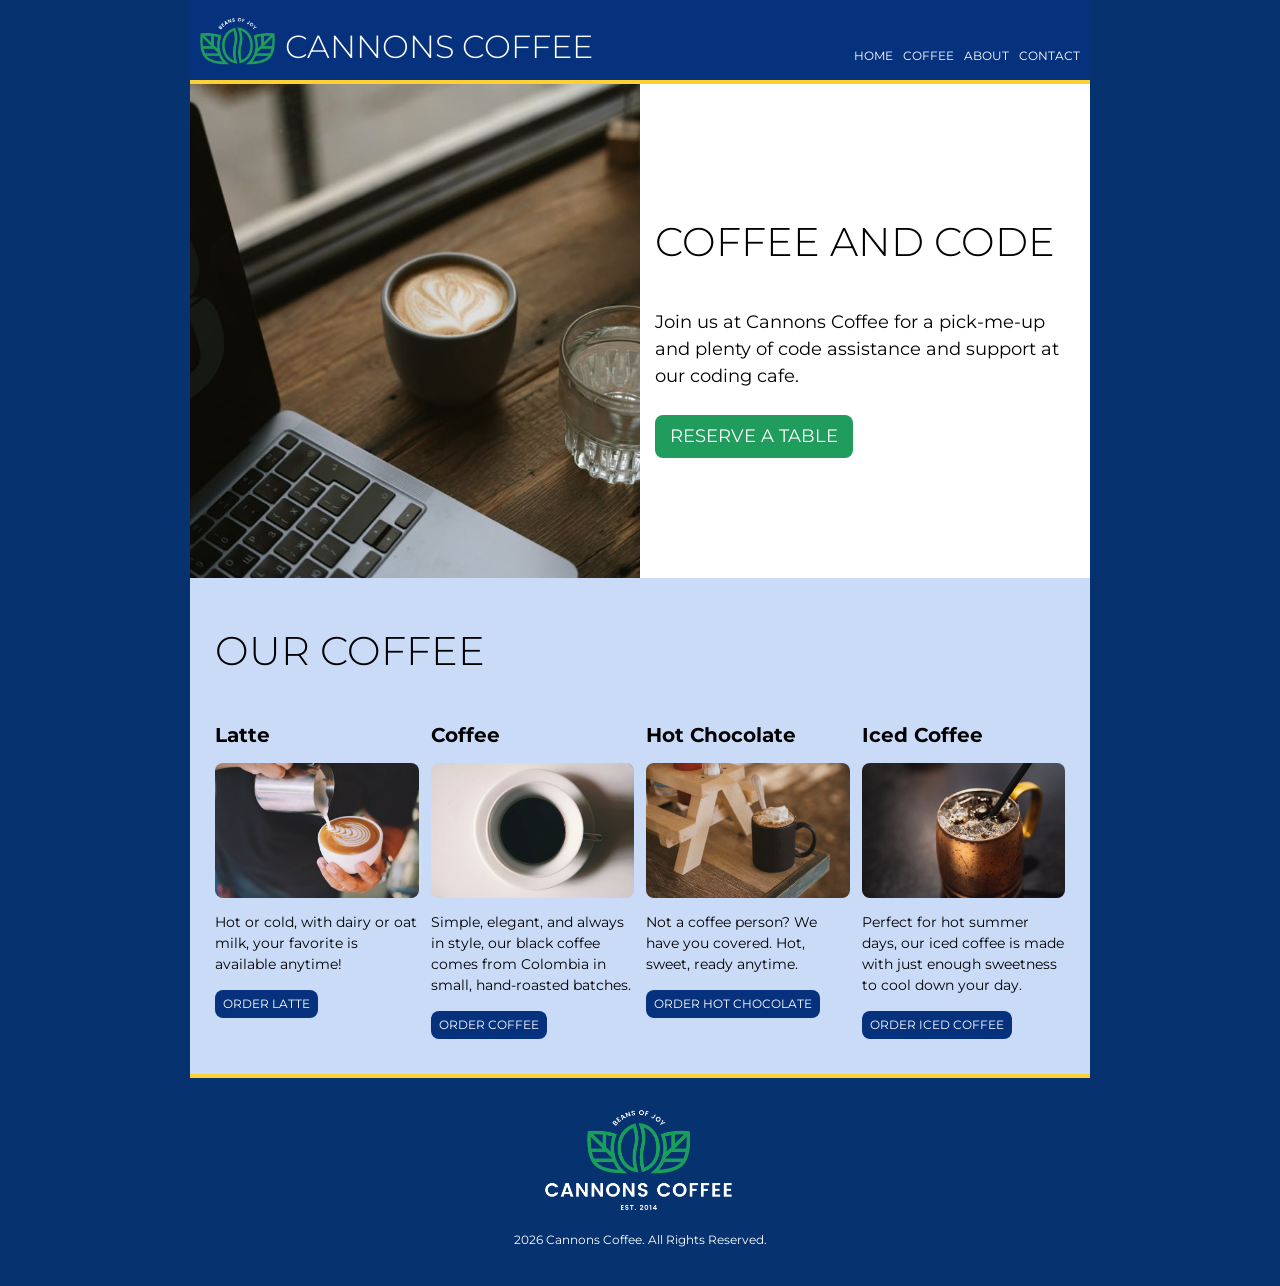
<file: index.html>
<!DOCTYPE html>
<html lang="en">

<head>
    <meta charset="UTF-8">
    <meta name="viewport" content="width=device-width, initial-scale=1.0">
    <title> Coffee </title>
    <link rel="stylesheet" href="css/styles.css">
</head>

<body>
    <div class="container">

        <header>
            <img src="images/logonav.png" alt="Cannons Coffee Logo, Beans of Joy" />
            <h1> CANNONS COFFEE </h1>
            <nav>
                <a href="index.html"> Home </a>
                <a href="latte.html"> Coffee </a>
                <a href="https://www.starbucks.com/" target="_blank"> About </a>
                <a href="mailto:jc.8161984@gmail.com"> Contact </a>
            </nav>
        </header>

        <main>

            <section class="opening">
                <img src="images/coffee-computer.jpg" alt="Laptop with a cup of coffee and a glass of water" />
                <div class="opening-text">
                    <h2> Coffee and Code </h2>
                    <p> Join us at Cannons Coffee for a pick-me-up and plenty of code assistance and support at our coding cafe. </p>
                    <a class="button" href="https://www.dunkindonuts.com/" target="_blank" rel="noopener noreferrer"> Reserve a table </a>
                </div>
            </section>

            <section class="ourcoffee">
                <h2>Our Coffee</h2>

                <div class="coffee-items">

                    <div class="coffee-item">
                        <h3> Latte </h3>
                        <img src="images/late.jpg" alt="Latte in a cup" />
                        <p> Hot or cold, with dairy or oat milk, your favorite is available anytime! </p>
                        <a class="button1" href="https://www.starbucks.com/" target="_blank" rel="noopener noreferrer"> Order Latte </a>
                    </div>

                    <div class="coffee-item">
                        <h3> Coffee </h3>
                        <img src="images/coffee.jpg" alt="Coffee in a cup" />
                        <p> Simple, elegant, and always in style, our black coffee comes from Colombia in small, hand-roasted batches. </p>
                        <a class="button1" href="https://www.dunkindonuts.com/" target="_blank" rel="noopener noreferrer"> Order Coffee </a>
                    </div>

                    <div class="coffee-item">
                        <h3> Hot Chocolate </h3>
                        <img src="images/hotcho.jpg" alt="Hot Chocolate in a cup with whipped cream" />
                        <p> Not a coffee person? We have you covered. Hot, sweet, ready anytime. </p>
                        <a class="button1" href="https://www.dutchbros.com/" target="_blank" rel="noopener noreferrer"> Order Hot Chocolate </a>
                    </div>

                    <div class="coffee-item">
                        <h3> Iced Coffee </h3>
                        <img src="images/ice.jpg" alt="Iced coffee in a mug with a straw" />
                        <p> Perfect for hot summer days, our iced coffee is made with just enough sweetness to cool down your day. </p>
                        <a class="button1" href="https://7brew.com/" target="_blank" rel="noopener noreferrer"> Order Iced Coffee </a>
                    </div>

                </div>
            </section>
        </main>

        <footer>
            <img src="images/logofooter.png" alt="Cannons Coffee, Beans of Joy! Est. 2014" />
            <p> 2026 Cannons Coffee. All Rights Reserved. </p>
        </footer>

    </div>
</body>

</html>
</file>
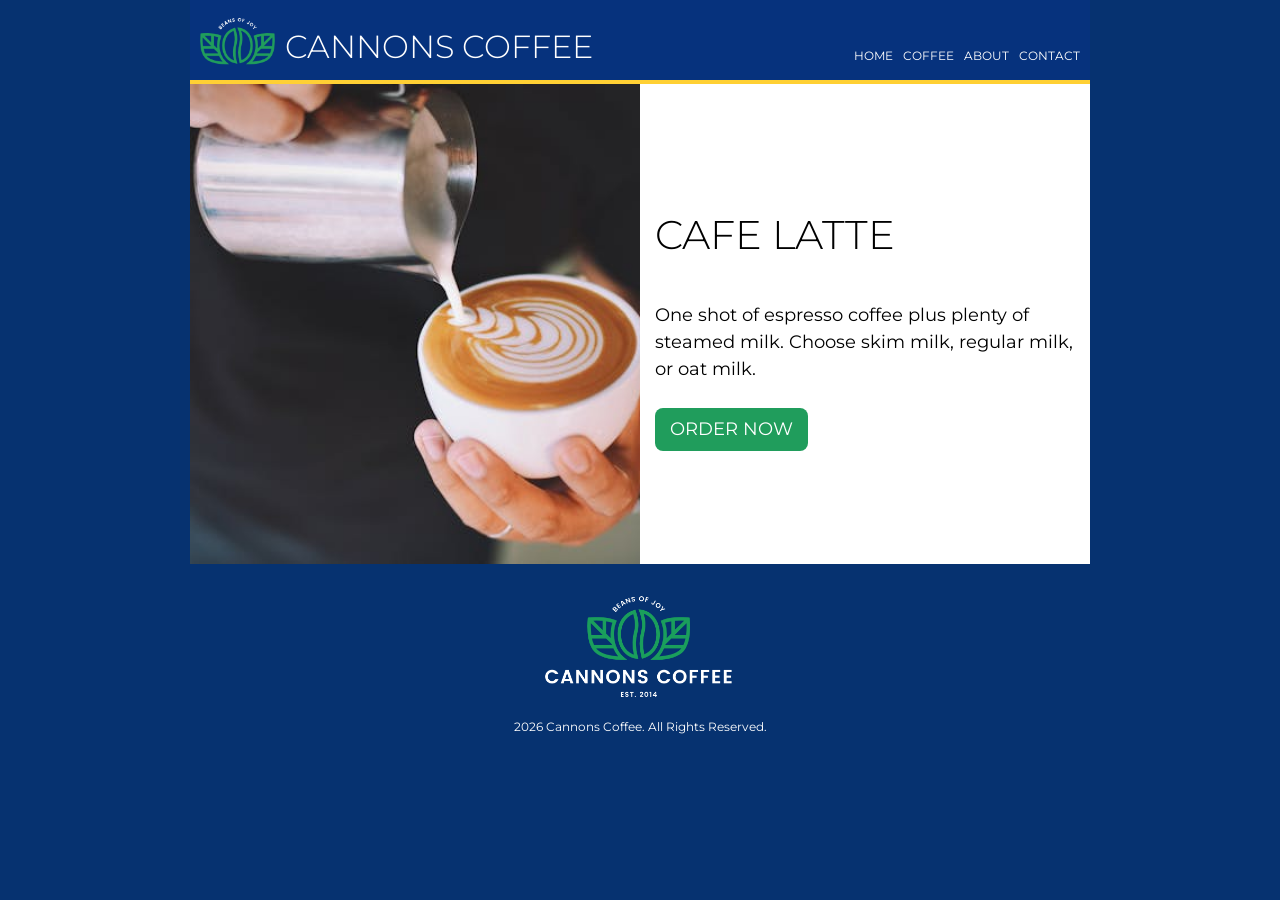
<file: latte.html>
<!DOCTYPE html>
<html lang="en">
<head>
    <meta charset="UTF-8">
    <meta name="viewport" content="width=device-width, initial-scale=1.0">
    <title> Latte </title>
    <link rel="stylesheet" href="css/styles.css">
</head>

<body>
    <div class="container">
        
        <header>
            <img src="images/logonav.png" alt="Cannons Coffee Logo, Beans of Joy" />
            <h1> CANNONS COFFEE </h1>
            <nav>
                <a href="index.html"> Home </a>
                <a href="latte.html"> Coffee </a>
                <a href="https://www.starbucks.com/" target="_blank"> About </a>
                <a href="mailto:jc.8161984@gmail.com"> Contact </a>
            </nav>
        </header>

        <main>
            <section class="opening">
                <img src="images/late.jpg" alt="Coffee in a cup" />
                <div class="opening-text">
                    <h2> Cafe Latte </h2>
                    <p> One shot of espresso coffee plus plenty of steamed milk. Choose skim milk, regular milk, or oat
                        milk. </p>
                    <a class="button" href="https://www.dunkindonuts.com/" target="_blank" rel="noopener noreferrer">
                        ORDER NOW </a>
                </div>
            </section>
        </main>

        <footer>
            <img src="images/logofooter.png" alt="Cannons Coffee, Beans of Joy! Est. 2014" />
            <p> 2026 Cannons Coffee. All Rights Reserved. </p>
        </footer>

    </div>
</body>
</html>
</file>
<file: css/styles.css>
@import url('https://fonts.googleapis.com/css2?family=Montserrat:ital,wght@0,100..900;1,100..900&family=Nunito+Sans:ital,opsz,wght@0,6..12,200..1000;1,6..12,200..1000&family=Ovo&display=swap');

:root {
  --black: #000000;
  --Catalina: #06327d;
  --Bluetiful: #2b70e4;
  --Vegan: #209d5c;
  --Sunglow: #ffd034;
  --white: #ffffff;
  --LightBlue: #cadbf8;
  --line-height: 1.1667;
  --font-weight: 300;
  --text-transform: uppercase;
}

html {
  box-sizing: border-box;
}

*,
*:before,
*:after {
  box-sizing: inherit;
}

body {
  color: var(--black);
  background-color: #063270;
  font-family: "Montserrat", sans-serif;
  font-size: 1.125rem;
  line-height: 1.5;
  margin: 0;
}

h1 {
    font-size: 3rem;
    line-height: var(--line-height);
    font-weight: var(--font-weight);
    text-transform: var(--text-transform);
    margin: 0;
}

h2 {
    font-size: 2.5rem;
    line-height: var(--line-height);
    font-weight: var(--font-weight);
    text-transform: var(--text-transform);
}

h3 {
    font-size: 1.75rem;
    line-height: var(--line-height);
    font-weight: var(--font-weight);
}

.container {
    max-width: 1200px;
    margin: 0 auto;
}

/* ___________________________________________________________ */
/* Mobile (max-width: 649px) */
header {
    background-color: var(--Catalina);
    color: var(--white);
    text-align: center;
    padding: 25px 20px;
    border-bottom: 4px solid var(--Sunglow);
}

header img {
    display: block;
    width: 150px;
    margin: 0 auto;
}

header h1 {
    font-size: 3rem;
    max-width: 100%;
    margin: 15px auto 25px;
}

h3 {
    font-weight: bold;
}

nav {
    display: flex;
    flex-wrap: wrap;
    justify-content: center;
    gap: 15px;
    max-width: 100%;
    margin: 0 auto;
}

nav a {
    color: var(--white);
    text-decoration: none;
    text-transform: uppercase;
}

.opening {
    background-color: var(--white);
    padding: 35px 20px;
}

.opening img {
    display: block;
    width: 100%;
    height: auto;
}

.opening-text {
    min-width: 0;
}

.opening h2 {
    margin: 25px 0;
}

.opening p {
    margin-bottom: 25px;
}

.button {
    display: inline-block;
    background-color: var(--Vegan);
    color: var(--white);
    border-radius: 8px;
    text-decoration: none;
    text-transform: uppercase;
    padding: 8px 15px;
}

.ourcoffee {
    background-color: var(--LightBlue);
    padding: 35px 20px;
    border-bottom: 4px solid var(--Sunglow);
}

.ourcoffee h2 {
    margin: 15px 0 35px;
}

.coffee-items {
    display: flex;
    flex-direction: column;
    gap: 30px;
}

.coffee-item {
    min-width: 0;
}

.coffee-item h3 {
    margin: 15px 0;
}

.coffee-item img {
    display: block;
    width: 100%;
    height: auto;
    border-radius: 8px;
}

.coffee-item p {
    font-size: 1rem;
    line-height: 1.5;
}

.button1 {
    display: inline-block;
    background-color: var(--Catalina);
    color: var(--white);
    border-radius: 8px;
    text-decoration: none;
    text-transform: uppercase;
    padding: 8px 12px;
}

footer {
    text-align: center;
    padding: 25px 20px;
}

footer img {
    display: block;
    width: 180px;
    max-width: 100%;
    height: auto;
    margin: 0 auto;
}

footer p {
    color: var(--white);
    font-size: 0.75rem;
    margin-top: 15px;
}

/* __________________________________________ */
/* Tablet (min-width: 650px) */
@media (min-width: 650px) {
    header {
        display: flex;
        flex-wrap: wrap;
        align-items: center;
        justify-content: center;
        column-gap: 15px;
        row-gap: 10px;
        padding: 20px;
    }

    header img {
        width: 100px;
        margin: 0;
    }

    header h1 {
        font-size: 3rem;
        max-width: none;
        margin: 0;
        white-space: nowrap;
    }

    nav {
        width: 100%;
        max-width: none;
        margin: 0;
        gap: 20px;
    }

    nav a {
        font-size: 1rem;
    }

    .opening {
        display: flex;
        align-items: stretch;
        padding: 0;
    }

    .opening img {
        width: 50%;
        height: auto;
        object-fit: cover;
    }

    .opening-text {
        flex: 1;
        min-width: 0;
        padding: 20px;
    }

    .opening h2 {
        margin: 15px 0 25px;
    }

    .ourcoffee {
        padding: 35px 25px;
    }

    .coffee-items {
        flex-direction: row;
        flex-wrap: wrap;
        gap: 30px 20px;
    }

    .coffee-item {
        flex: 0 0 calc((100% - 20px) / 2);
    }

    .coffee-item img {
        height: 200px;
        object-fit: cover;
    }

    footer img {
        width: 200px;
    }
}

/* __________________________________________ */
/* Desktop (min-width: 1000px) */
@media (min-width: 1000px) {
    header {
        max-width: 900px;
        margin: 0 auto;
        display: flex;
        flex-wrap: nowrap;
        align-items: flex-end;
        justify-content: space-between;
        gap: 10px;
        padding: 15px 10px;
    }

    header img {
        width: 75px;
        flex-shrink: 0;
    }

    header h1 {
        font-size: 2rem;
        max-width: none;
        margin: 0;
        white-space: nowrap;
    }

    nav {
        width: auto;
        flex-wrap: nowrap;
        margin-left: auto;
        gap: 10px;
    }

    nav a {
        font-size: 0.75rem;
        white-space: nowrap;
    }
    
    .opening {
        max-width: 900px;
        min-height: 480px;
        margin: 0 auto;
        display: flex;
        align-items: stretch;
        padding: 0;
    }

    .opening img {
        width: 50%;
        object-fit: cover;
}

    .opening-text {
        flex: 1;
        min-width: 0;
        padding: 20px 15px;
        display: flex;
        flex-direction: column;
        align-items: flex-start;
        justify-content: center;
    }

    .opening h2 {
        margin: 15px 0 25px;
    }

    .ourcoffee {
        max-width: 900px;
        margin: 0 auto;
        padding: 35px 25px;
    }

    .ourcoffee h2 {
        margin: 15px 0 35px;
    }

    .coffee-items {
        display: flex;
        flex-direction: row;
        flex-wrap: nowrap;
        gap: 12px;
    }

    .coffee-item {
        flex: 1;
        min-width: 0;
    }

    .coffee-item h3 {
        font-size: 1.25rem;
        font-weight: 700;
        white-space: nowrap;
        margin: 15px 0;
    }

    .coffee-item img {
        width: 100%;
        height: 135px;
        object-fit: cover;
        border-radius: 8px;
    }

    .coffee-item p {
        font-size: 0.875rem;
    }

    .coffee-item .button1 {
        font-size: 0.75rem;
        white-space: nowrap;
        padding: 5px 8px;
    }

    footer {
        text-align: center;
        padding: 25px 20px;
    }

    footer img {
        width: 200px;
    }
}
</file>
